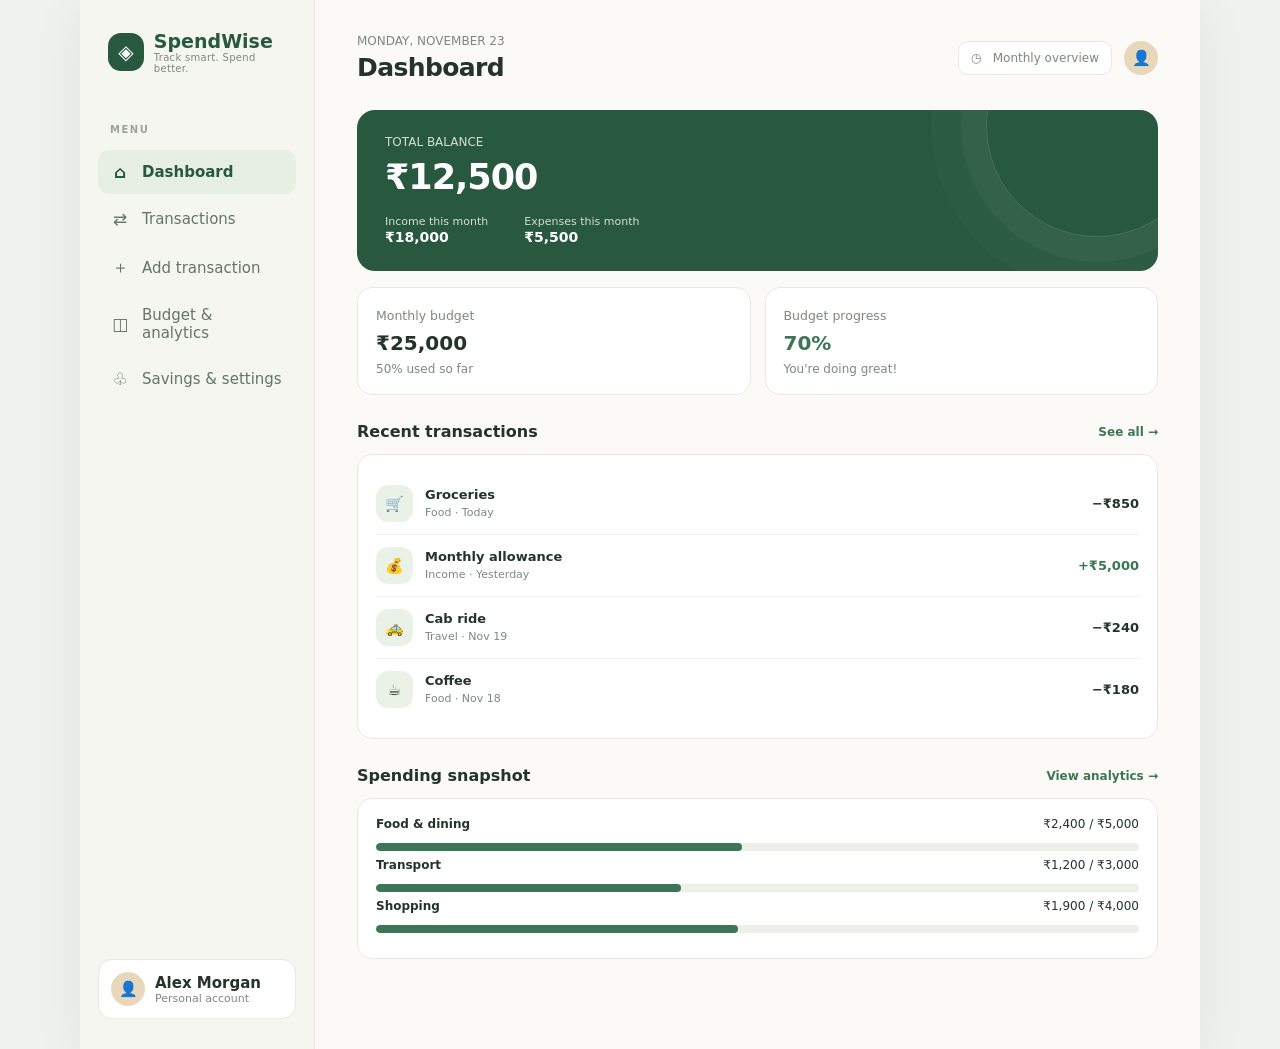
<file: index.html>
<!DOCTYPE html>
<html lang="en">
<head>
 <meta charset="UTF-8">
 <meta name="viewport" content="width=device-width, initial-scale=1.0">
 <title>SpendWise — Dashboard</title>
 <link rel="stylesheet" href="style.css">
</head>
<body>
<div class="app">
 <aside>
  <div class="brand"><div class="logo">◈</div><div><b>SpendWise</b><small>Track smart. Spend better.</small></div></div>
  <div class="nav-label">MENU</div>
  <nav class="nav"><a href="index.html" class="active"><span>⌂</span>Dashboard</a>
<a href="transactions.html" class=""><span>⇄</span>Transactions</a>
<a href="add.html" class=""><span>＋</span>Add transaction</a>
<a href="budget.html" class=""><span>◫</span>Budget & analytics</a>
<a href="savings.html" class=""><span>♧</span>Savings & settings</a></nav>
  <div class="profile"><div class="avatar">👤</div><div><b>Alex Morgan</b><small>Personal account</small></div></div>
 </aside>
 <main>
  <div class="top"><div><div class="eyebrow">MONDAY, NOVEMBER 23</div><h1>Dashboard</h1></div>
   <div class="top-right"><div class="date">◷ &nbsp; Monthly overview</div><div class="avatar">👤</div></div>
  </div>
  
<section class="hero">
 <div class="eyebrow">TOTAL BALANCE</div><div class="balance">₹12,500</div>
 <div class="hero-bottom"><div><small>Income this month</small><b>₹18,000</b></div><div><small>Expenses this month</small><b>₹5,500</b></div></div>
</section>
<div class="cards">
 <div class="mini"><small>Monthly budget</small><b>₹25,000</b><div class="muted">50% used so far</div></div>
 <div class="mini"><small>Budget progress</small><b class="positive">70%</b><div class="muted">You're doing great!</div></div>
</div>
<div class="section-head"><h2>Recent transactions</h2><a class="link" href="transactions.html">See all →</a></div>
<div class="panel">
 <div class="tx"><div class="tx-icon">🛒</div><div class="tx-info"><b>Groceries</b><small>Food · Today</small></div><div class="amount">−₹850</div></div>
 <div class="tx"><div class="tx-icon">💰</div><div class="tx-info"><b>Monthly allowance</b><small>Income · Yesterday</small></div><div class="amount in">+₹5,000</div></div>
 <div class="tx"><div class="tx-icon">🚕</div><div class="tx-info"><b>Cab ride</b><small>Travel · Nov 19</small></div><div class="amount">−₹240</div></div>
 <div class="tx"><div class="tx-icon">☕</div><div class="tx-info"><b>Coffee</b><small>Food · Nov 18</small></div><div class="amount">−₹180</div></div>
</div>
<div class="section-head"><h2>Spending snapshot</h2><a class="link" href="budget.html">View analytics →</a></div>
<div class="panel">
 <div class="progress-head"><b>Food & dining</b><span>₹2,400 / ₹5,000</span></div><div class="bar"><i style="width:48%"></i></div>
 <div class="progress-head"><b>Transport</b><span>₹1,200 / ₹3,000</span></div><div class="bar"><i style="width:40%"></i></div>
 <div class="progress-head"><b>Shopping</b><span>₹1,900 / ₹4,000</span></div><div class="bar"><i style="width:47.5%"></i></div>
</div>
 </main>
</div>
<nav class="mobile-nav"><a href="index.html" class="active"><span>⌂</span>Home</a>
<a href="transactions.html" class=""><span>⇄</span>Activity</a>
<a href="add.html" class=""><span>＋</span>Add</a>
<a href="budget.html" class=""><span>◫</span>Budget</a>
<a href="savings.html" class=""><span>♧</span>Settings</a></nav>
</body>
</html>
</file>
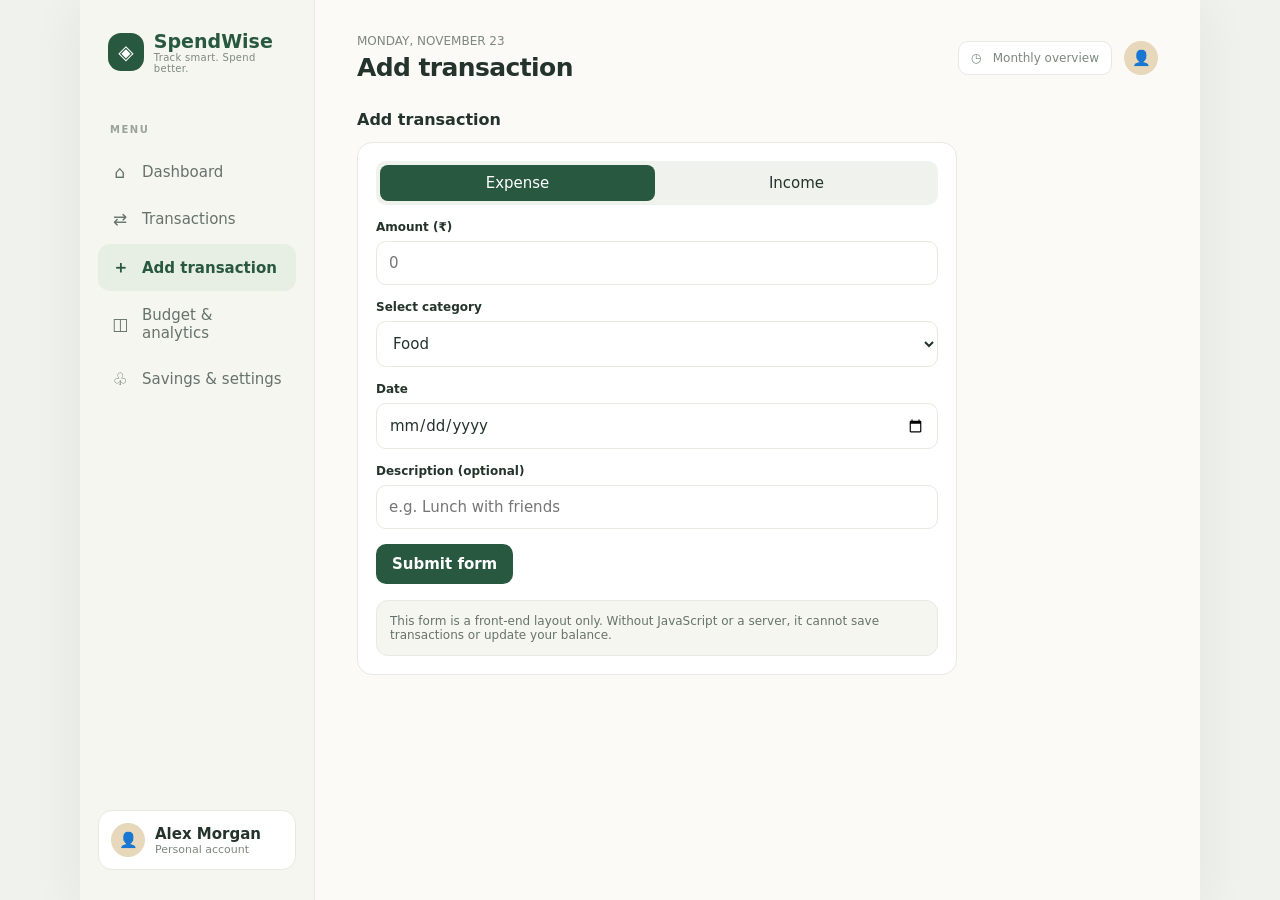
<file: add.html>
<!DOCTYPE html>
<html lang="en">
<head>
 <meta charset="UTF-8">
 <meta name="viewport" content="width=device-width, initial-scale=1.0">
 <title>SpendWise — Add transaction</title>
 <link rel="stylesheet" href="style.css">
</head>
<body>
<div class="app">
 <aside>
  <div class="brand"><div class="logo">◈</div><div><b>SpendWise</b><small>Track smart. Spend better.</small></div></div>
  <div class="nav-label">MENU</div>
  <nav class="nav"><a href="index.html" class=""><span>⌂</span>Dashboard</a>
<a href="transactions.html" class=""><span>⇄</span>Transactions</a>
<a href="add.html" class="active"><span>＋</span>Add transaction</a>
<a href="budget.html" class=""><span>◫</span>Budget & analytics</a>
<a href="savings.html" class=""><span>♧</span>Savings & settings</a></nav>
  <div class="profile"><div class="avatar">👤</div><div><b>Alex Morgan</b><small>Personal account</small></div></div>
 </aside>
 <main>
  <div class="top"><div><div class="eyebrow">MONDAY, NOVEMBER 23</div><h1>Add transaction</h1></div>
   <div class="top-right"><div class="date">◷ &nbsp; Monthly overview</div><div class="avatar">👤</div></div>
  </div>
  
<div class="section-head"><h2>Add transaction</h2></div>
<div class="panel form-panel">
 <div class="toggle"><span class="selected">Expense</span><span>Income</span></div>
 <form action="#" method="get">
  <div class="field"><label for="amount">Amount (₹)</label><input id="amount" type="number" min="1" placeholder="0"></div>
  <div class="field"><label for="category">Select category</label><select id="category"><option>Food</option><option>Travel</option><option>Shopping</option><option>Bills</option><option>Other</option></select></div>
  <div class="field"><label for="date">Date</label><input id="date" type="date"></div>
  <div class="field"><label for="description">Description (optional)</label><input id="description" type="text" placeholder="e.g. Lunch with friends"></div>
  <button class="primary" type="submit">Submit form</button>
 </form>
 <div class="notice">This form is a front-end layout only. Without JavaScript or a server, it cannot save transactions or update your balance.</div>
</div>
 </main>
</div>
<nav class="mobile-nav"><a href="index.html" class=""><span>⌂</span>Home</a>
<a href="transactions.html" class=""><span>⇄</span>Activity</a>
<a href="add.html" class="active"><span>＋</span>Add</a>
<a href="budget.html" class=""><span>◫</span>Budget</a>
<a href="savings.html" class=""><span>♧</span>Settings</a></nav>
</body>
</html>
</file>
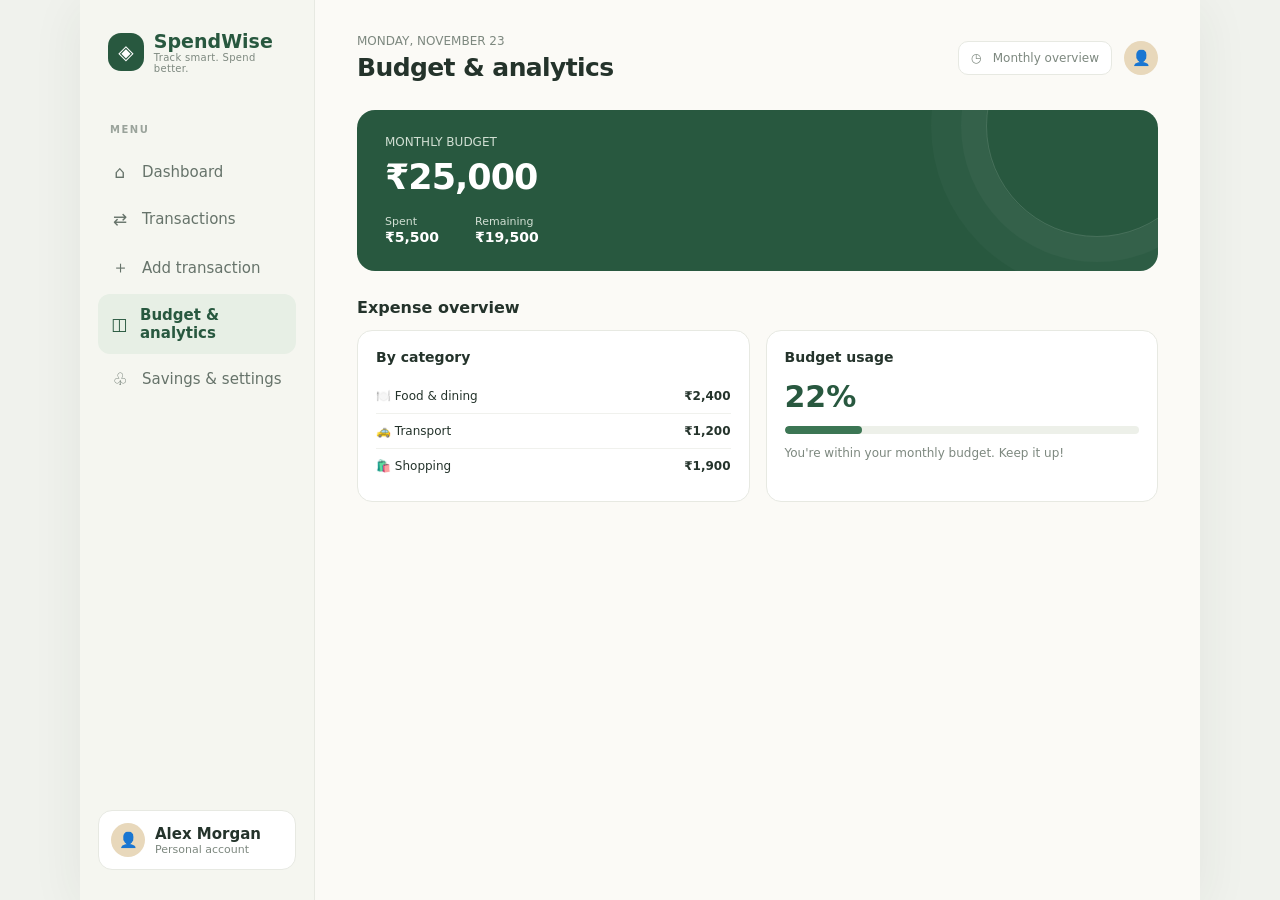
<file: budget.html>
<!DOCTYPE html>
<html lang="en">
<head>
 <meta charset="UTF-8">
 <meta name="viewport" content="width=device-width, initial-scale=1.0">
 <title>SpendWise — Budget & analytics</title>
 <link rel="stylesheet" href="style.css">
</head>
<body>
<div class="app">
 <aside>
  <div class="brand"><div class="logo">◈</div><div><b>SpendWise</b><small>Track smart. Spend better.</small></div></div>
  <div class="nav-label">MENU</div>
  <nav class="nav"><a href="index.html" class=""><span>⌂</span>Dashboard</a>
<a href="transactions.html" class=""><span>⇄</span>Transactions</a>
<a href="add.html" class=""><span>＋</span>Add transaction</a>
<a href="budget.html" class="active"><span>◫</span>Budget & analytics</a>
<a href="savings.html" class=""><span>♧</span>Savings & settings</a></nav>
  <div class="profile"><div class="avatar">👤</div><div><b>Alex Morgan</b><small>Personal account</small></div></div>
 </aside>
 <main>
  <div class="top"><div><div class="eyebrow">MONDAY, NOVEMBER 23</div><h1>Budget & analytics</h1></div>
   <div class="top-right"><div class="date">◷ &nbsp; Monthly overview</div><div class="avatar">👤</div></div>
  </div>
  
<section class="hero"><div class="eyebrow">MONTHLY BUDGET</div><div class="balance">₹25,000</div>
 <div class="hero-bottom"><div><small>Spent</small><b>₹5,500</b></div><div><small>Remaining</small><b>₹19,500</b></div></div></section>
<div class="section-head"><h2>Expense overview</h2></div>
<div class="grid2">
 <div class="panel"><h3 style="font-size:14px;margin-top:0">By category</h3>
  <div class="category"><span>🍽️ Food & dining</span><b>₹2,400</b></div><div class="category"><span>🚕 Transport</span><b>₹1,200</b></div><div class="category"><span>🛍️ Shopping</span><b>₹1,900</b></div>
 </div>
 <div class="panel"><h3 style="font-size:14px;margin-top:0">Budget usage</h3><div style="font-size:30px;font-weight:750;color:var(--green)">22%</div><div class="bar"><i style="width:22%"></i></div><p class="muted">You're within your monthly budget. Keep it up!</p></div>
</div>
 </main>
</div>
<nav class="mobile-nav"><a href="index.html" class=""><span>⌂</span>Home</a>
<a href="transactions.html" class=""><span>⇄</span>Activity</a>
<a href="add.html" class=""><span>＋</span>Add</a>
<a href="budget.html" class="active"><span>◫</span>Budget</a>
<a href="savings.html" class=""><span>♧</span>Settings</a></nav>
</body>
</html>
</file>
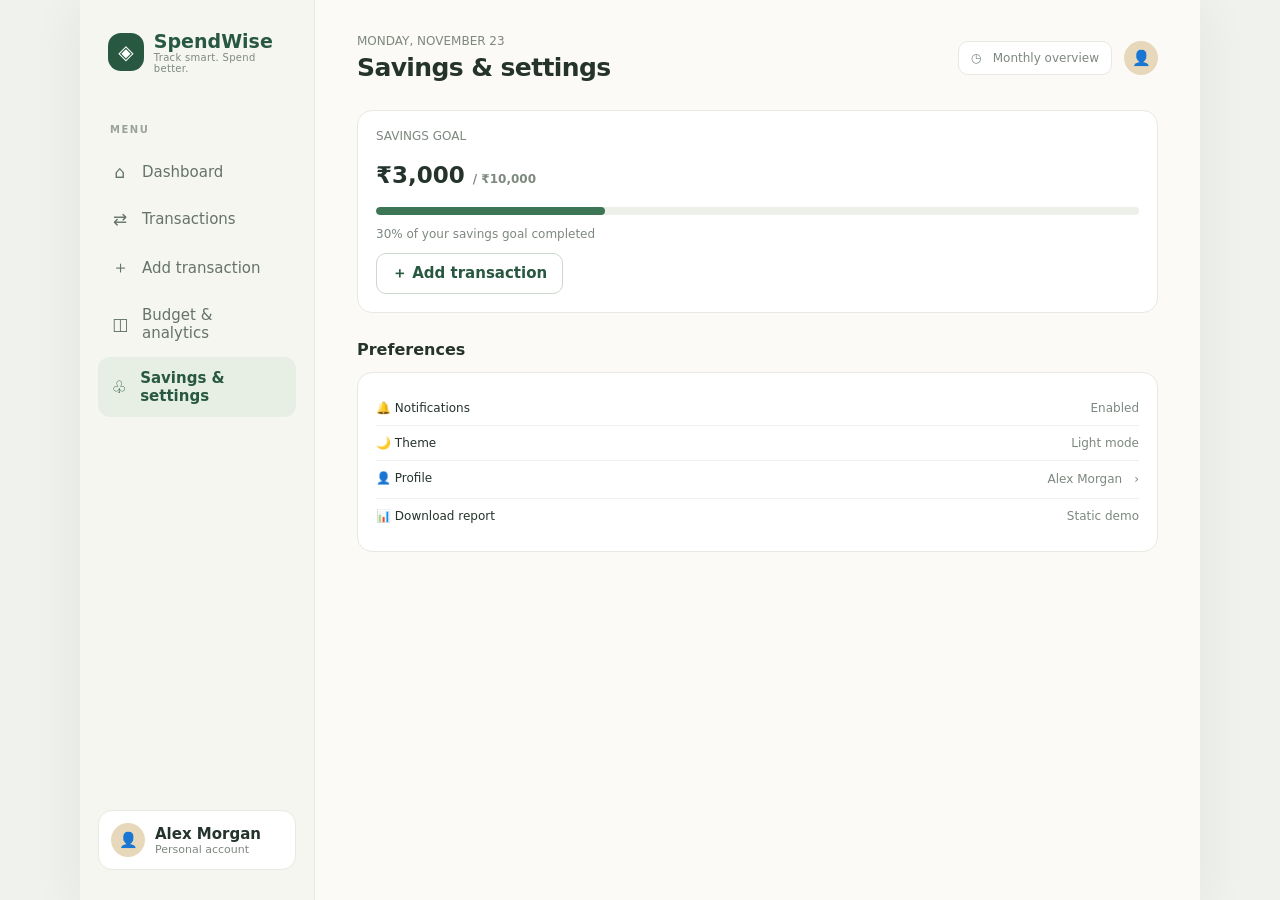
<file: savings.html>
<!DOCTYPE html>
<html lang="en">
<head>
 <meta charset="UTF-8">
 <meta name="viewport" content="width=device-width, initial-scale=1.0">
 <title>SpendWise — Savings & settings</title>
 <link rel="stylesheet" href="style.css">
</head>
<body>
<div class="app">
 <aside>
  <div class="brand"><div class="logo">◈</div><div><b>SpendWise</b><small>Track smart. Spend better.</small></div></div>
  <div class="nav-label">MENU</div>
  <nav class="nav"><a href="index.html" class=""><span>⌂</span>Dashboard</a>
<a href="transactions.html" class=""><span>⇄</span>Transactions</a>
<a href="add.html" class=""><span>＋</span>Add transaction</a>
<a href="budget.html" class=""><span>◫</span>Budget & analytics</a>
<a href="savings.html" class="active"><span>♧</span>Savings & settings</a></nav>
  <div class="profile"><div class="avatar">👤</div><div><b>Alex Morgan</b><small>Personal account</small></div></div>
 </aside>
 <main>
  <div class="top"><div><div class="eyebrow">MONDAY, NOVEMBER 23</div><h1>Savings & settings</h1></div>
   <div class="top-right"><div class="date">◷ &nbsp; Monthly overview</div><div class="avatar">👤</div></div>
  </div>
  
<div class="panel"><div class="eyebrow">SAVINGS GOAL</div><h2 style="font-size:23px">₹3,000 <span class="muted">/ ₹10,000</span></h2><div class="bar"><i style="width:30%"></i></div><p class="muted">30% of your savings goal completed</p><a class="secondary" href="add.html">＋ Add transaction</a></div>
<div class="section-head"><h2>Preferences</h2></div>
<div class="panel">
 <div class="category"><span>🔔 Notifications</span><span class="muted">Enabled</span></div>
 <div class="category"><span>🌙 Theme</span><span class="muted">Light mode</span></div>
 <div class="category"><span>👤 Profile</span><span class="muted">Alex Morgan　›</span></div>
 <div class="category"><span>📊 Download report</span><span class="muted">Static demo</span></div>
</div>
 </main>
</div>
<nav class="mobile-nav"><a href="index.html" class=""><span>⌂</span>Home</a>
<a href="transactions.html" class=""><span>⇄</span>Activity</a>
<a href="add.html" class=""><span>＋</span>Add</a>
<a href="budget.html" class=""><span>◫</span>Budget</a>
<a href="savings.html" class="active"><span>♧</span>Settings</a></nav>
</body>
</html>
</file>
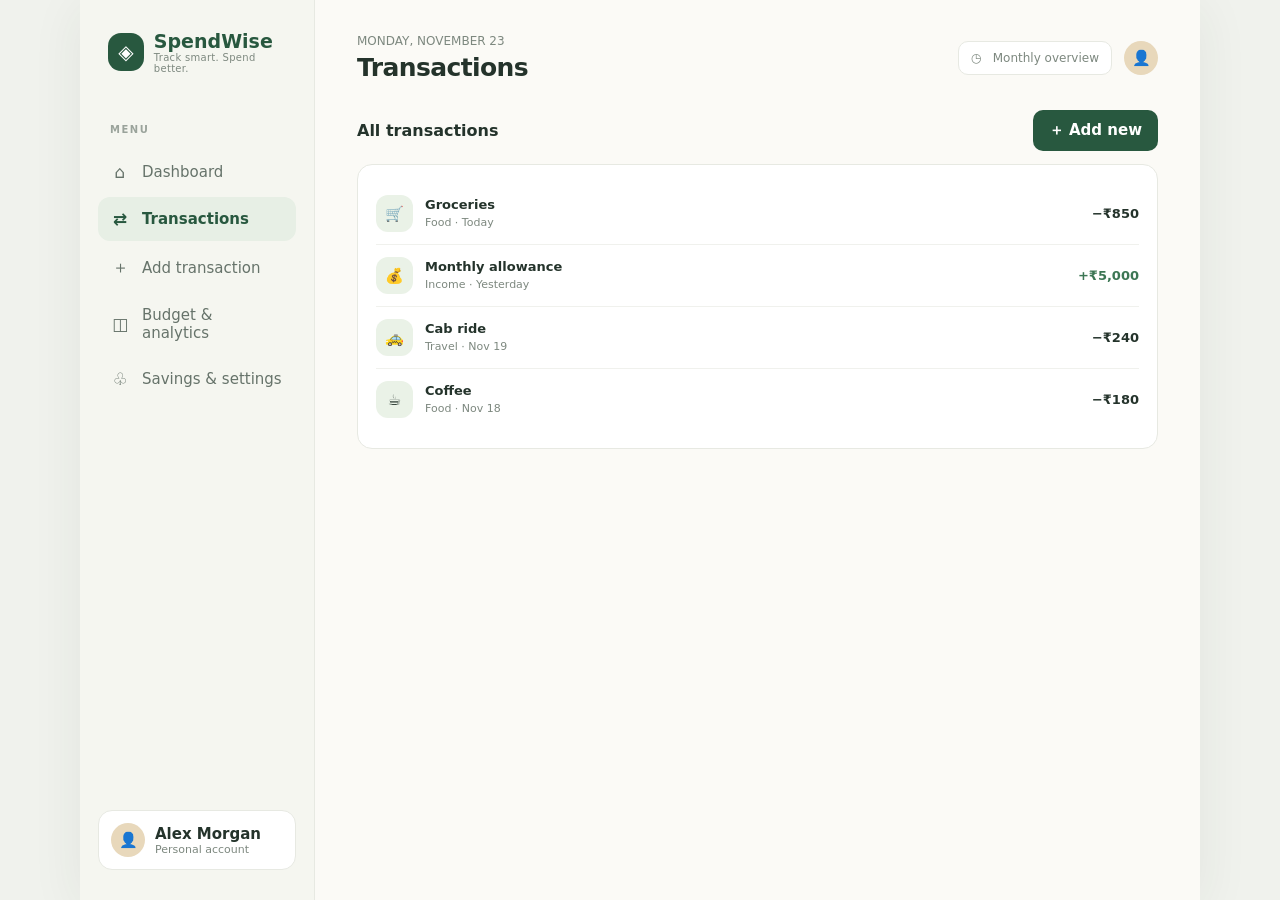
<file: transactions.html>
<!DOCTYPE html>
<html lang="en">
<head>
 <meta charset="UTF-8">
 <meta name="viewport" content="width=device-width, initial-scale=1.0">
 <title>SpendWise — Transactions</title>
 <link rel="stylesheet" href="style.css">
</head>
<body>
<div class="app">
 <aside>
  <div class="brand"><div class="logo">◈</div><div><b>SpendWise</b><small>Track smart. Spend better.</small></div></div>
  <div class="nav-label">MENU</div>
  <nav class="nav"><a href="index.html" class=""><span>⌂</span>Dashboard</a>
<a href="transactions.html" class="active"><span>⇄</span>Transactions</a>
<a href="add.html" class=""><span>＋</span>Add transaction</a>
<a href="budget.html" class=""><span>◫</span>Budget & analytics</a>
<a href="savings.html" class=""><span>♧</span>Savings & settings</a></nav>
  <div class="profile"><div class="avatar">👤</div><div><b>Alex Morgan</b><small>Personal account</small></div></div>
 </aside>
 <main>
  <div class="top"><div><div class="eyebrow">MONDAY, NOVEMBER 23</div><h1>Transactions</h1></div>
   <div class="top-right"><div class="date">◷ &nbsp; Monthly overview</div><div class="avatar">👤</div></div>
  </div>
  
<div class="section-head"><h2>All transactions</h2><a class="primary" href="add.html">＋ Add new</a></div>
<div class="panel">
 <div class="tx"><div class="tx-icon">🛒</div><div class="tx-info"><b>Groceries</b><small>Food · Today</small></div><div class="amount">−₹850</div></div>
 <div class="tx"><div class="tx-icon">💰</div><div class="tx-info"><b>Monthly allowance</b><small>Income · Yesterday</small></div><div class="amount in">+₹5,000</div></div>
 <div class="tx"><div class="tx-icon">🚕</div><div class="tx-info"><b>Cab ride</b><small>Travel · Nov 19</small></div><div class="amount">−₹240</div></div>
 <div class="tx"><div class="tx-icon">☕</div><div class="tx-info"><b>Coffee</b><small>Food · Nov 18</small></div><div class="amount">−₹180</div></div>
</div>
 </main>
</div>
<nav class="mobile-nav"><a href="index.html" class=""><span>⌂</span>Home</a>
<a href="transactions.html" class="active"><span>⇄</span>Activity</a>
<a href="add.html" class=""><span>＋</span>Add</a>
<a href="budget.html" class=""><span>◫</span>Budget</a>
<a href="savings.html" class=""><span>♧</span>Settings</a></nav>
</body>
</html>
</file>
<file: style.css>
:root{--green:#28583f;--green2:#3c7654;--mint:#eaf2e7;--paper:#fbfaf6;--ink:#24332b;--muted:#7d887f;--line:#e7e9e2;--gold:#e4b45b}
*{box-sizing:border-box}
body{margin:0;background:#f0f2ed;color:var(--ink);font:15px Inter,ui-sans-serif,system-ui,-apple-system,"Segoe UI",sans-serif}
a{color:inherit;text-decoration:none}
button,input,select{font:inherit}
.app{max-width:1120px;min-height:100vh;margin:auto;display:grid;grid-template-columns:235px 1fr;background:var(--paper);box-shadow:0 8px 50px #263b2a12}
aside{background:#f5f6f0;border-right:1px solid var(--line);padding:30px 18px;display:flex;flex-direction:column}
.brand{display:flex;gap:10px;align-items:center;padding:0 10px 38px}
.logo{width:38px;height:38px;border-radius:13px;background:var(--green);color:white;display:grid;place-items:center;font-size:20px}
.brand b{font-size:19px;color:var(--green)}
.brand small{display:block;color:var(--muted);font-size:10px;letter-spacing:.3px}
.nav-label{font-size:10px;color:#9aa39b;font-weight:700;letter-spacing:1.5px;padding:0 12px;margin:12px 0}
.nav a{width:100%;padding:12px;border-radius:12px;text-align:left;color:#66736a;margin:3px 0;display:flex;gap:12px;align-items:center}
.nav a span{width:20px;text-align:center;font-size:17px}
.nav a:hover,.nav a.active{background:#e7efe5;color:var(--green);font-weight:650}
.profile{margin-top:auto;background:white;border:1px solid var(--line);border-radius:14px;padding:12px;display:flex;gap:10px;align-items:center}
.avatar{width:34px;height:34px;background:#e8d8bb;border-radius:50%;display:grid;place-items:center}
.profile small{display:block;color:var(--muted);font-size:11px}
main{padding:34px 42px 90px;min-width:0}
.top{display:flex;justify-content:space-between;align-items:center;margin-bottom:28px}
.eyebrow{font-size:12px;color:var(--muted)}
h1{font-size:25px;margin:5px 0 0;letter-spacing:-.6px}
.top-right{display:flex;align-items:center;gap:12px}
.date{font-size:12px;color:var(--muted);background:white;border:1px solid var(--line);padding:9px 12px;border-radius:10px}
.hero{background:var(--green);color:white;border-radius:18px;padding:25px 28px;position:relative;overflow:hidden}
.hero:after{content:"";position:absolute;width:220px;height:220px;border:1px solid #ffffff24;border-radius:50%;right:-50px;top:-95px;box-shadow:0 0 0 25px #ffffff08,0 0 0 55px #ffffff06}
.hero .eyebrow,.hero-bottom small{color:#d1dfd3}
.balance{font-size:35px;font-weight:750;letter-spacing:-1px;margin:8px 0 18px}
.hero-bottom{display:flex;gap:36px}
.hero-bottom small{display:block;font-size:11px}
.hero-bottom b{font-size:14px}
.cards{display:grid;grid-template-columns:repeat(2,1fr);gap:14px;margin:16px 0}
.mini,.panel{background:white;border:1px solid var(--line);border-radius:15px;padding:18px}
.mini small{color:var(--muted)}
.mini b{display:block;font-size:20px;margin:7px 0}
.positive{color:var(--green2)}.negative{color:#bd765b}
.section-head{display:flex;justify-content:space-between;align-items:center;margin:27px 0 13px}
.section-head h2{font-size:16px;margin:0}
.link{color:var(--green2);font-weight:650;font-size:12px}
.progress-head{display:flex;justify-content:space-between;font-size:12px}
.bar{height:8px;background:#edf0e9;border-radius:10px;overflow:hidden;margin:12px 0 7px}
.bar i{display:block;height:100%;background:var(--green2);border-radius:10px}
.muted{color:var(--muted);font-size:12px}
.tx{display:flex;align-items:center;gap:12px;padding:12px 0;border-bottom:1px solid #f0f1ed}
.tx:last-child{border:0}
.tx-icon{width:37px;height:37px;border-radius:12px;background:var(--mint);display:grid;place-items:center}
.tx-info{flex:1}.tx-info b{display:block;font-size:13px}.tx-info small{color:var(--muted);font-size:11px}
.amount{font-weight:700;font-size:13px}.amount.in{color:var(--green2)}
.grid2{display:grid;grid-template-columns:1fr 1fr;gap:16px}
.category{display:flex;justify-content:space-between;padding:10px 0;font-size:12px;border-bottom:1px solid #f0f1ed}
.category:last-child{border:0}
.primary{display:inline-block;background:var(--green);color:white;border:0;border-radius:10px;padding:11px 16px;font-weight:650}
.secondary{display:inline-block;background:white;color:var(--green);border:1px solid #cbd8cb;border-radius:10px;padding:10px 15px;font-weight:600}
.form-panel{max-width:600px}
.field{margin:15px 0}
.field label{display:block;font-size:12px;font-weight:650;margin-bottom:7px}
.field input,.field select,.field textarea{width:100%;border:1px solid var(--line);border-radius:10px;padding:12px;background:#fff;color:var(--ink);outline-color:var(--green2)}
.toggle{display:flex;background:#f0f3ed;border-radius:10px;padding:4px;gap:4px}
.toggle span{width:50%;text-align:center;padding:9px;border-radius:8px}
.toggle .selected{background:var(--green);color:white}
.chips{display:flex;gap:8px;flex-wrap:wrap}
.chip{border:1px solid var(--line);background:white;border-radius:9px;padding:9px 12px;font-size:12px}
.chip.selected{background:var(--mint);border-color:#9eb69f;color:var(--green)}
.mobile-nav{display:none}
.notice{background:#f5f6f0;border:1px solid var(--line);border-radius:12px;padding:13px;color:#66736a;font-size:12px;margin-top:16px}
@media(max-width:760px){
 .app{display:block;min-height:100vh}aside{display:none}main{padding:24px 18px 100px}.top{margin-bottom:20px}.date{display:none}
 .mobile-nav{display:flex;position:fixed;bottom:0;left:0;right:0;background:#fff;border-top:1px solid var(--line);justify-content:space-around;padding:8px 4px calc(8px + env(safe-area-inset-bottom));z-index:4}
 .mobile-nav a{color:#78847b;font-size:10px;display:grid;gap:3px;justify-items:center}
 .mobile-nav a.active{color:var(--green);font-weight:700}.mobile-nav span{font-size:18px}
 .grid2{grid-template-columns:1fr}.hero{padding:22px}.balance{font-size:31px}
}
</file>
